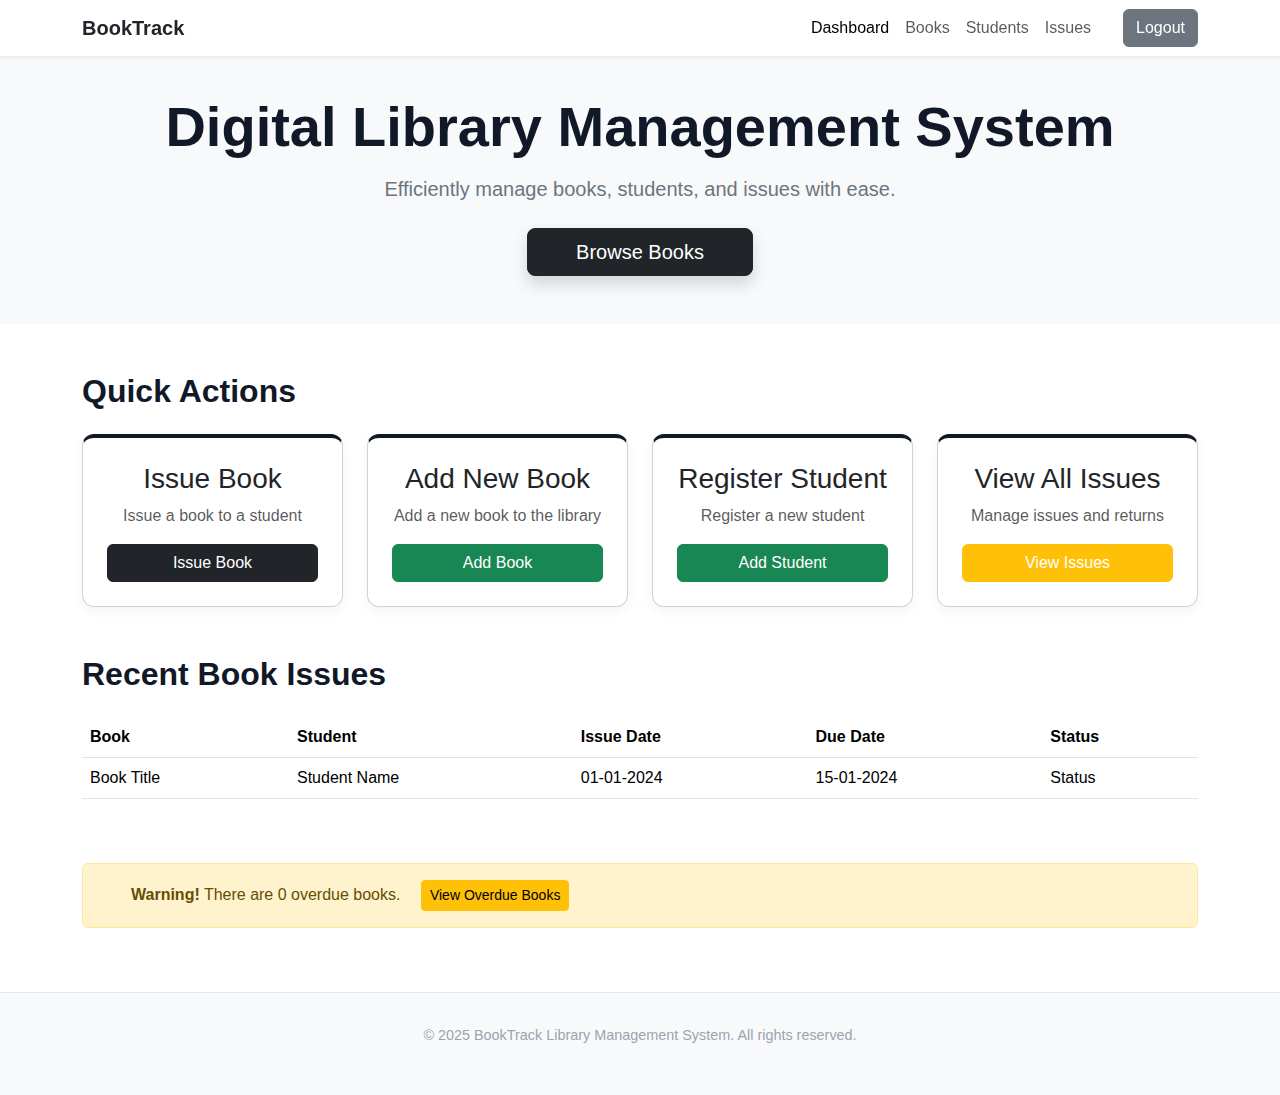
<file: src/main/resources/templates/index.html>
<!DOCTYPE html>
<html lang="en">
<head>
    <meta charset="UTF-8" />
    <meta name="viewport" content="width=device-width, initial-scale=1" />
    <title>BookTrack - Library Management System</title>

    <!-- Bootstrap 5 CSS -->
    <link href="https://cdn.jsdelivr.net/npm/bootstrap@5.3.0/dist/css/bootstrap.min.css" rel="stylesheet" />

    <!-- Custom Styles -->
    <style>
        body {
            background-color: #fff;
            color: #6b7280;
            font-family: "Segoe UI", Tahoma, Geneva, Verdana, sans-serif;
        }
        h1.hero-title {
            font-weight: 800;
            font-size: 3.5rem;
            color: #111827;
            line-height: 1.1;
        }
        h2.section-title {
            font-weight: 700;
            color: #111827;
            margin-bottom: 1.5rem;
        }
        .navbar {
            box-shadow: 0 1px 2px rgb(0 0 0 / 0.05);
        }
        .card {
            border-radius: 0.75rem;
            box-shadow: 0 4px 12px rgb(0 0 0 / 0.05);
            transition: box-shadow 0.3s ease;
        }
        .card:hover {
            box-shadow: 0 8px 24px rgb(0 0 0 / 0.1);
        }
        .stat-number {
            color: #111827;
            font-weight: 800;
            font-size: 2.5rem;
            display: block;
        }
        .stat-label {
            color: #6b7280;
            font-weight: 600;
        }
        .quick-action-card {
            cursor: pointer;
            border-top: 4px solid #111827;
            transition: box-shadow 0.3s ease, transform 0.3s ease;
        }
        .quick-action-card:hover {
            box-shadow: 0 8px 30px rgb(0 0 0 / 0.12);
            transform: translateY(-6px);
        }
        .footer {
            margin-top: 4rem;
            padding: 2rem 0;
            text-align: center;
            color: #9ca3af;
            font-size: 0.9rem;
            border-top: 1px solid #e5e7eb;
        }
    </style>
</head>
<body>

<!-- Navigation -->
<nav class="navbar navbar-expand-lg navbar-light bg-white fixed-top shadow-sm">
  <div class="container">
    <a class="navbar-brand fw-bold text-dark" href="/">BookTrack</a>
    <button class="navbar-toggler" type="button" data-bs-toggle="collapse" data-bs-target="#navbarNav" 
      aria-controls="navbarNav" aria-expanded="false" aria-label="Toggle navigation">
      <span class="navbar-toggler-icon"></span>
    </button>
    <div class="collapse navbar-collapse justify-content-end" id="navbarNav">
      <ul class="navbar-nav fs-6">
        <li class="nav-item"><a class="nav-link active" aria-current="page" href="/">Dashboard</a></li>
        <li class="nav-item"><a class="nav-link" href="/books">Books</a></li>
        <li class="nav-item"><a class="nav-link" href="/students">Students</a></li>
        <li class="nav-item"><a class="nav-link" href="/issues">Issues</a></li>
      </ul>
    </div>
    <a class="ms-md-4 btn btn-secondary" href="/auth/logout">Logout</a>
  </div>
</nav>

<!-- Hero Section -->
<header class="py-5 mt-5 bg-light">
  <div class="container text-center">
    <h1 class="hero-title mb-3">Digital Library Management System</h1>
    <p class="lead text-secondary mb-4">
      Efficiently manage books, students, and issues with ease.
    </p>
    <a href="/books" class="btn btn-dark btn-lg px-5 shadow">Browse Books</a>
  </div>
</header>

<!-- Main Content -->
<main class="container my-5">
  <!-- Dashboard Statistics -->
  <!-- <section class="mb-5">
    <h2 class="section-title">Dashboard Statistics</h2>
    <div class="row gy-4">
      <div class="col-sm-6 col-md-4 col-lg-2">
        <div class="card p-4 text-center">
          <span class="stat-number" th:text="${totalBooks ?: '0'}">0</span>
          <span class="stat-label">Total Books</span>
        </div>
      </div>
      <div class="col-sm-6 col-md-4 col-lg-2">
        <div class="card p-4 text-center">
          <span class="stat-number" th:text="${availableBooks ?: '0'}">0</span>
          <span class="stat-label">Available Books</span>
        </div>
      </div>
      <div class="col-sm-6 col-md-4 col-lg-2">
        <div class="card p-4 text-center">
          <span class="stat-number" th:text="${totalStudents ?: '0'}">0</span>
          <span class="stat-label">Registered Students</span>
        </div>
      </div>
      <div class="col-sm-6 col-md-4 col-lg-2">
        <div class="card p-4 text-center">
          <span class="stat-number" th:text="${activeIssues ?: '0'}">0</span>
          <span class="stat-label">Active Issues</span>
        </div>
      </div>
      <div class="col-sm-6 col-md-4 col-lg-2">
        <div class="card p-4 text-center">
          <span class="stat-number" th:text="${overdueBooks ?: '0'}">0</span>
          <span class="stat-label">Overdue Books</span>
        </div>
      </div>
    </div>
  </section> -->

  <!-- Quick Actions -->
  <section>
    <h2 class="section-title">Quick Actions</h2>
    <div class="row gy-4">
      <div class="col-md-6 col-lg-3">
        <div class="card quick-action-card p-4 text-center">
          <h3>Issue Book</h3>
          <p class="text-muted mb-3">Issue a book to a student</p>
          <a href="/issues/issue" class="btn btn-dark">Issue Book</a>
        </div>
      </div>
      <div class="col-md-6 col-lg-3">
        <div class="card quick-action-card p-4 text-center">
          <h3>Add New Book</h3>
          <p class="text-muted mb-3">Add a new book to the library</p>
          <a href="/books/add" class="btn btn-success">Add Book</a>
        </div>
      </div>
      <div class="col-md-6 col-lg-3">
        <div class="card quick-action-card p-4 text-center">
          <h3>Register Student</h3>
          <p class="text-muted mb-3">Register a new student</p>
          <a href="/students/add" class="btn btn-success">Add Student</a>
        </div>
      </div>
      <div class="col-md-6 col-lg-3">
        <div class="card quick-action-card p-4 text-center">
          <h3>View All Issues</h3>
          <p class="text-muted mb-3">Manage issues and returns</p>
          <a href="/issues" class="btn btn-warning text-white">View Issues</a>
        </div>
      </div>
    </div>
  </section>

  <!-- Recent Book Issues -->
  <section class="mt-5" th:if="${recentIssues != null and !recentIssues.empty}">
    <h2 class="section-title">Recent Book Issues</h2>
    <div class="table-responsive">
      <table class="table table-hover align-middle">
        <thead>
          <tr>
            <th>Book</th>
            <th>Student</th>
            <th>Issue Date</th>
            <th>Due Date</th>
            <th>Status</th>
          </tr>
        </thead>
        <tbody>
          <tr th:each="issue : ${recentIssues}">
            <td th:text="${issue.book.title}">Book Title</td>
            <td th:text="${issue.student.name}">Student Name</td>
            <td th:text="${#temporals.format(issue.issueDate, 'dd-MM-yyyy')}">01-01-2024</td>
            <td th:text="${#temporals.format(issue.dueDate, 'dd-MM-yyyy')}">15-01-2024</td>
            <td>
              <span th:class="'badge ' + 
                    (${issue.status == T(com.selfwise.model.Issue.IssueStatus).ISSUED} ? 'bg-primary' :
                    ${issue.status == T(com.selfwise.model.Issue.IssueStatus).RETURNED} ? 'bg-success' : 'bg-danger')"
                    th:text="${issue.status}">Status</span>
            </td>
          </tr>
        </tbody>
      </table>
    </div>
  </section>

  <!-- Overdue Books Alert -->
  <div class="alert alert-warning mt-5 d-flex align-items-center" role="alert" th:if="${overdueBooks != null and overdueBooks > 0}">
    <svg class="bi flex-shrink-0 me-2" width="24" height="24" role="img" aria-label="Warning:"><use xlink:href="#exclamation-triangle-fill"/></svg>
    <div>
      <strong>Warning!</strong> There are <span th:text="${overdueBooks}">0</span> overdue books.
      <a href="/issues?status=OVERDUE" class="btn btn-warning btn-sm ms-3">View Overdue Books</a>
    </div>
  </div>
</main>

<!-- Footer -->
<footer class="footer bg-light">
  <div class="container">
    <p>&copy; 2025 BookTrack Library Management System. All rights reserved.</p>
  </div>
</footer>

<!-- Bootstrap 5 JS Bundle with Popper -->
<script src="https://cdn.jsdelivr.net/npm/bootstrap@5.3.0/dist/js/bootstrap.bundle.min.js"></script>

</body>
</html>
</file>
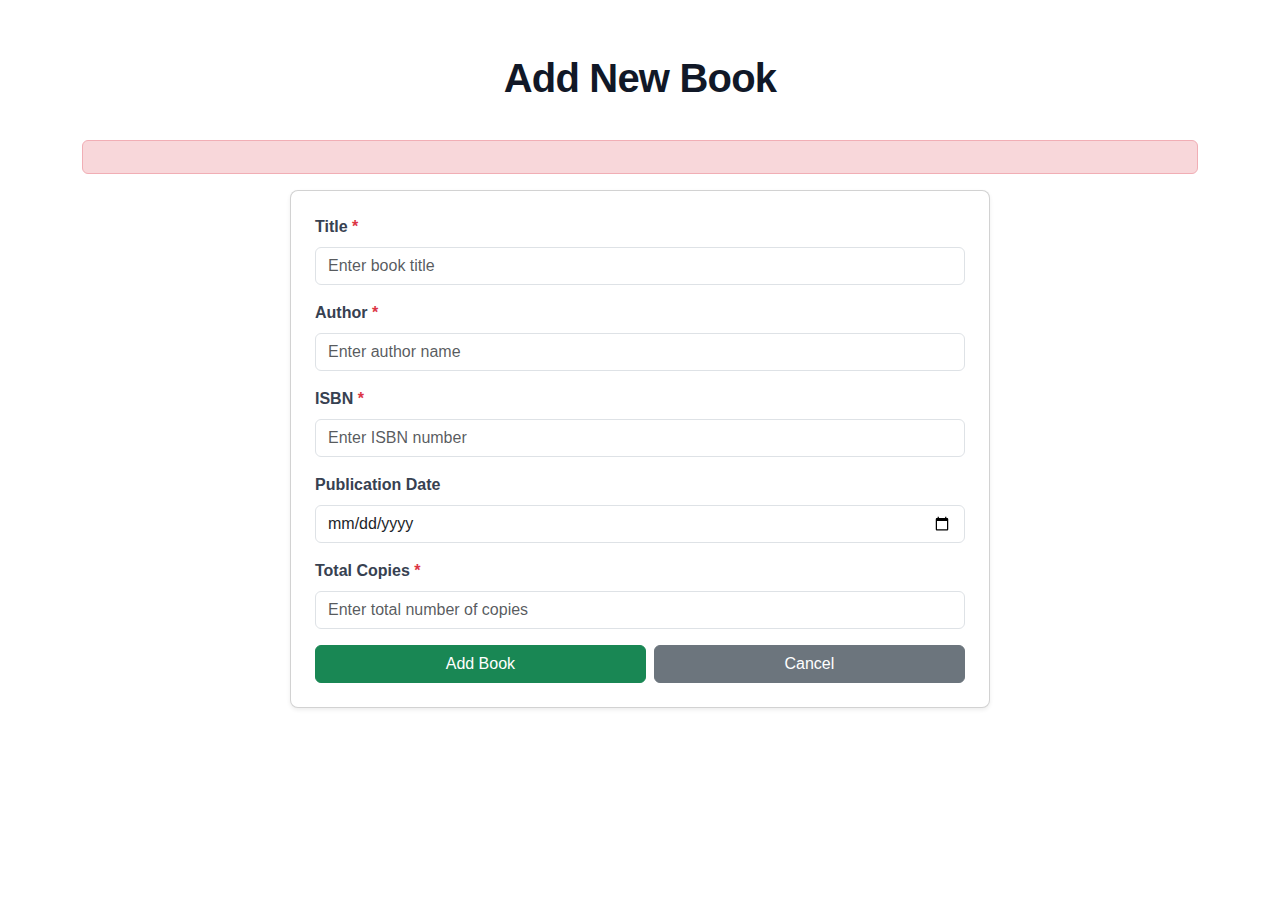
<file: src/main/resources/templates/books/add.html>
<!DOCTYPE html>
<html lang="en" xmlns:th="http://www.thymeleaf.org">
<head>
  <meta charset="UTF-8" />
  <meta name="viewport" content="width=device-width, initial-scale=1" />
  <title>Add Book - BookTack Library</title>
  <link href="https://cdn.jsdelivr.net/npm/bootstrap@5.3.0/dist/css/bootstrap.min.css" rel="stylesheet" />

  <style>
    body {
      background: #fff;
      color: #6b7280;
      font-family: "Segoe UI", Tahoma, Geneva, Verdana, sans-serif;
    }
    .header {
      padding: 3rem 1rem 2rem;
      text-align: center;
      color: #111827;
      font-weight: 700;
      font-size: 2.5rem;
      letter-spacing: -0.02em;
    }
    .form-label {
      font-weight: 600;
      color: #374151;
    }
    .form-control.is-invalid {
      border-color: #dc2626;
    }
    .invalid-feedback {
      color: #dc2626;
    }
  </style>
</head>
<body>
  <div class="container">

    <header class="header">Add New Book</header>

    <div th:if="${errorMessage}" class="alert alert-danger" role="alert" th:text="${errorMessage}"></div>

    <div class="card p-4 shadow-sm rounded-3 mx-auto" style="max-width: 700px;">
      <form th:action="@{/books/add}" th:object="${book}" method="post" novalidate>
        <div class="mb-3">
          <label for="title" class="form-label">Title <span class="text-danger">*</span></label>
          <input type="text" th:field="*{title}" class="form-control" id="title" placeholder="Enter book title" required />
          <div class="invalid-feedback" th:if="${#fields.hasErrors('title')}" th:errors="*{title}">Title error</div>
        </div>

        <div class="mb-3">
          <label for="author" class="form-label">Author <span class="text-danger">*</span></label>
          <input type="text" th:field="*{author}" class="form-control" id="author" placeholder="Enter author name" required />
          <div class="invalid-feedback" th:if="${#fields.hasErrors('author')}" th:errors="*{author}">Author error</div>
        </div>

        <div class="mb-3">
          <label for="isbn" class="form-label">ISBN <span class="text-danger">*</span></label>
          <input type="text" th:field="*{isbn}" class="form-control" id="isbn" placeholder="Enter ISBN number" required />
          <div class="invalid-feedback" th:if="${#fields.hasErrors('isbn')}" th:errors="*{isbn}">ISBN error</div>
        </div>

        <div class="mb-3">
          <label for="publicationDate" class="form-label">Publication Date</label>
          <input type="date" th:field="*{publicationDate}" class="form-control" id="publicationDate" />
          <div class="invalid-feedback" th:if="${#fields.hasErrors('publicationDate')}" th:errors="*{publicationDate}">Publication date error</div>
        </div>

        <div class="mb-3">
          <label for="totalCopies" class="form-label">Total Copies <span class="text-danger">*</span></label>
          <input type="number" min="1" th:field="*{totalCopies}" class="form-control" id="totalCopies" placeholder="Enter total number of copies" required />
          <div class="invalid-feedback" th:if="${#fields.hasErrors('totalCopies')}" th:errors="*{totalCopies}">Total copies error</div>
        </div>

        <div class="d-flex gap-2">
          <button type="submit" class="btn btn-success flex-grow-1">Add Book</button>
          <a href="/books" class="btn btn-secondary flex-grow-1">Cancel</a>
        </div>
      </form>
    </div>

  </div>
  <script src="https://cdn.jsdelivr.net/npm/bootstrap@5.3.0/dist/js/bootstrap.bundle.min.js"></script>
</body>
</html>
</file>
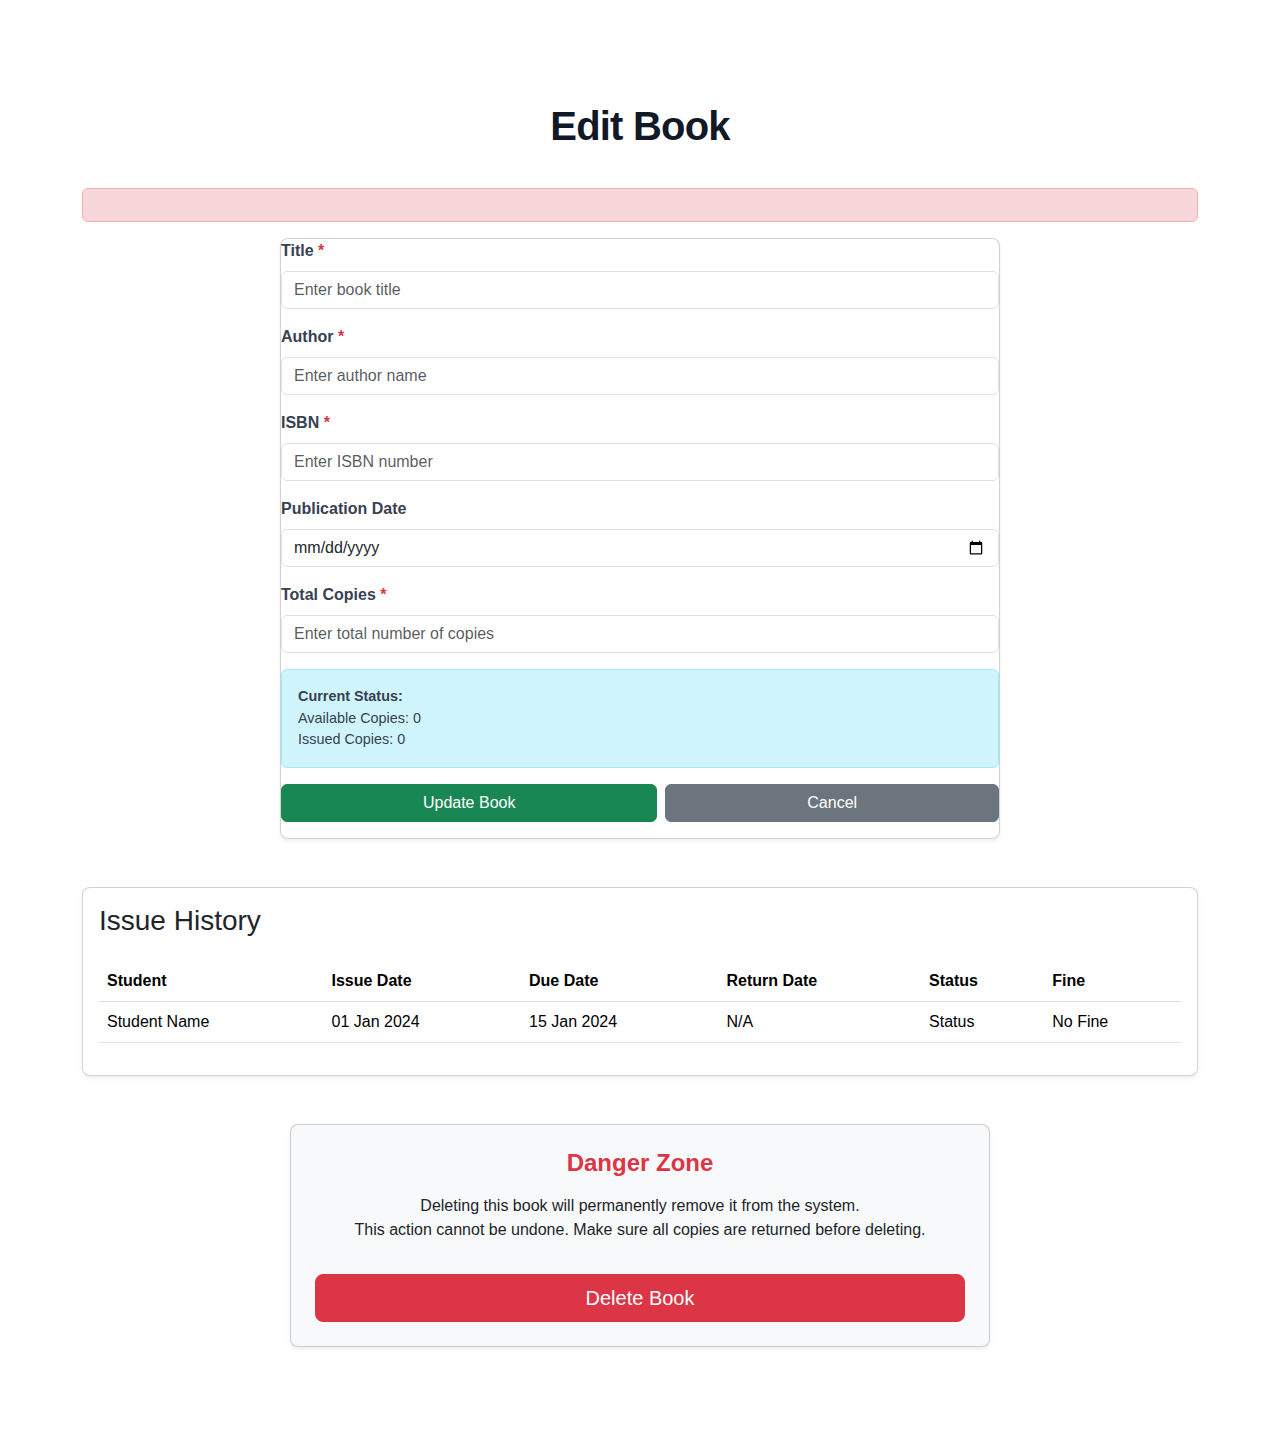
<file: src/main/resources/templates/books/edit.html>
<!DOCTYPE html>
<html lang="en" xmlns:th="http://www.thymeleaf.org">
<head>
  <meta charset="UTF-8" />
  <meta name="viewport" content="width=device-width, initial-scale=1" />
  <title>Edit Book - BookTrack Library</title>
  <link href="https://cdn.jsdelivr.net/npm/bootstrap@5.3.0/dist/css/bootstrap.min.css" rel="stylesheet" />

  <style>
    body {
      background: #fff;
      color: #6b7280;
      font-family: "Segoe UI", Tahoma, Geneva, Verdana, sans-serif;
    }
    .header {
      padding: 3rem 1rem 2rem;
      text-align: center;
      color: #111827;
      font-weight: 700;
      font-size: 2.5rem;
      letter-spacing: -0.02em;
    }
    .form-label {
      font-weight: 600;
      color: #374151;
    }
    .form-control.is-invalid {
      border-color: #dc2626;
    }
    .invalid-feedback {
      color: #dc2626;
    }
    .alert-info {
      font-size: 0.9rem;
      color: #374151;
    }
  </style>
</head>
<body>
  <div class="container py-5">

    <header class="header">Edit Book</header>

    <div th:if="${errorMessage}" class="alert alert-danger" role="alert" th:text="${errorMessage}"></div>

    <div class="card shadow-sm rounded-3 mx-auto mb-5" style="max-width: 720px;">
      <form th:action="@{/books/edit/{id}(id=${book.id})}" th:object="${book}" method="post" novalidate>
        <div class="mb-3">
          <label for="title" class="form-label">Title <span class="text-danger">*</span></label>
          <input type="text" th:field="*{title}" class="form-control" id="title" placeholder="Enter book title" required />
          <div class="invalid-feedback" th:if="${#fields.hasErrors('title')}" th:errors="*{title}">Title error</div>
        </div>

        <div class="mb-3">
          <label for="author" class="form-label">Author <span class="text-danger">*</span></label>
          <input type="text" th:field="*{author}" class="form-control" id="author" placeholder="Enter author name" required />
          <div class="invalid-feedback" th:if="${#fields.hasErrors('author')}" th:errors="*{author}">Author error</div>
        </div>

        <div class="mb-3">
          <label for="isbn" class="form-label">ISBN <span class="text-danger">*</span></label>
          <input type="text" th:field="*{isbn}" class="form-control" id="isbn" placeholder="Enter ISBN number" required />
          <div class="invalid-feedback" th:if="${#fields.hasErrors('isbn')}" th:errors="*{isbn}">ISBN error</div>
        </div>

        <div class="mb-3">
          <label for="publicationDate" class="form-label">Publication Date</label>
          <input type="date" th:field="*{publicationDate}" class="form-control" id="publicationDate" />
          <div class="invalid-feedback" th:if="${#fields.hasErrors('publicationDate')}" th:errors="*{publicationDate}">Publication date error</div>
        </div>

        <div class="mb-3">
          <label for="totalCopies" class="form-label">Total Copies <span class="text-danger">*</span></label>
          <input type="number" min="1" th:field="*{totalCopies}" class="form-control" id="totalCopies" placeholder="Enter total number of copies" required />
          <div class="invalid-feedback" th:if="${#fields.hasErrors('totalCopies')}" th:errors="*{totalCopies}">Total copies error</div>
        </div>

        <div class="alert alert-info">
          <strong>Current Status:</strong><br />
          Available Copies: <span th:text="${book.availableCopies}">0</span><br />
          Issued Copies: <span th:text="${book.totalCopies - book.availableCopies}">0</span>
        </div>

        <div class="d-flex gap-2 mb-3">
          <button type="submit" class="btn btn-success flex-grow-1">Update Book</button>
          <a href="/books" class="btn btn-secondary flex-grow-1">Cancel</a>
        </div>
      </form>
    </div>
    <div class="card shadow-sm rounded-3" th:if="${bookIssues != null and !bookIssues.empty}" style="max-width: 100%;">
      <div class="card-body">
        <h3 class="mb-4">Issue History</h3>
        <div class="table-responsive">
          <table class="table table-hover align-middle">
            <thead class="text-secondary">
              <tr>
                <th>Student</th>
                <th>Issue Date</th>
                <th>Due Date</th>
                <th>Return Date</th>
                <th>Status</th>
                <th>Fine</th>
              </tr>
            </thead>
            <tbody>
              <tr th:each="issue : ${bookIssues}">
                <td th:text="${issue.student.name}">Student Name</td>
                <td th:text="${#temporals.format(issue.issueDate, 'dd MMM yyyy')}">01 Jan 2024</td>
                <td th:text="${#temporals.format(issue.dueDate, 'dd MMM yyyy')}">15 Jan 2024</td>
                <td th:text="${issue.returnDate != null ? #temporals.format(issue.returnDate, 'dd MMM yyyy') : 'Not Returned'}">N/A</td>
                <td>
                  <span th:class="'badge text-uppercase ' + 
                    (issue.status == T(com.selfwise.model.Issue.IssueStatus).ISSUED ? 'bg-primary' : 
                     (issue.status == T(com.selfwise.model.Issue.IssueStatus).RETURNED ? 'bg-success' : 'bg-danger'))"
                    th:text="${issue.status}">Status</span>
                </td>
                <td th:text="${issue.fineAmount > 0 ? '₹' + issue.fineAmount : 'No Fine'}">No Fine</td>
              </tr>
            </tbody>
          </table>
        </div>
      </div>
    </div>
    <section class="mt-5 text-center" style="max-width: 700px; margin: 3rem auto;">
      <div class="card bg-light p-4 rounded-3 shadow-sm">
        <h4 class="text-danger fw-bold mb-3">Danger Zone</h4>
        <p>Deleting this book will permanently remove it from the system.<br />This action cannot be undone. Make sure all copies are returned before deleting.</p>
        <form th:action="@{/books/delete/{id}(id=${book.id})}" method="post" onsubmit="return confirm('Are you sure you want to delete this book? This action cannot be undone!')">
          <button type="submit" class="btn btn-danger btn-lg w-100 mt-3">Delete Book</button>
        </form>
      </div>
    </section>

  </div>
  <script src="https://cdn.jsdelivr.net/npm/bootstrap@5.3.0/dist/js/bootstrap.bundle.min.js"></script>
</body>
</html>
</file>
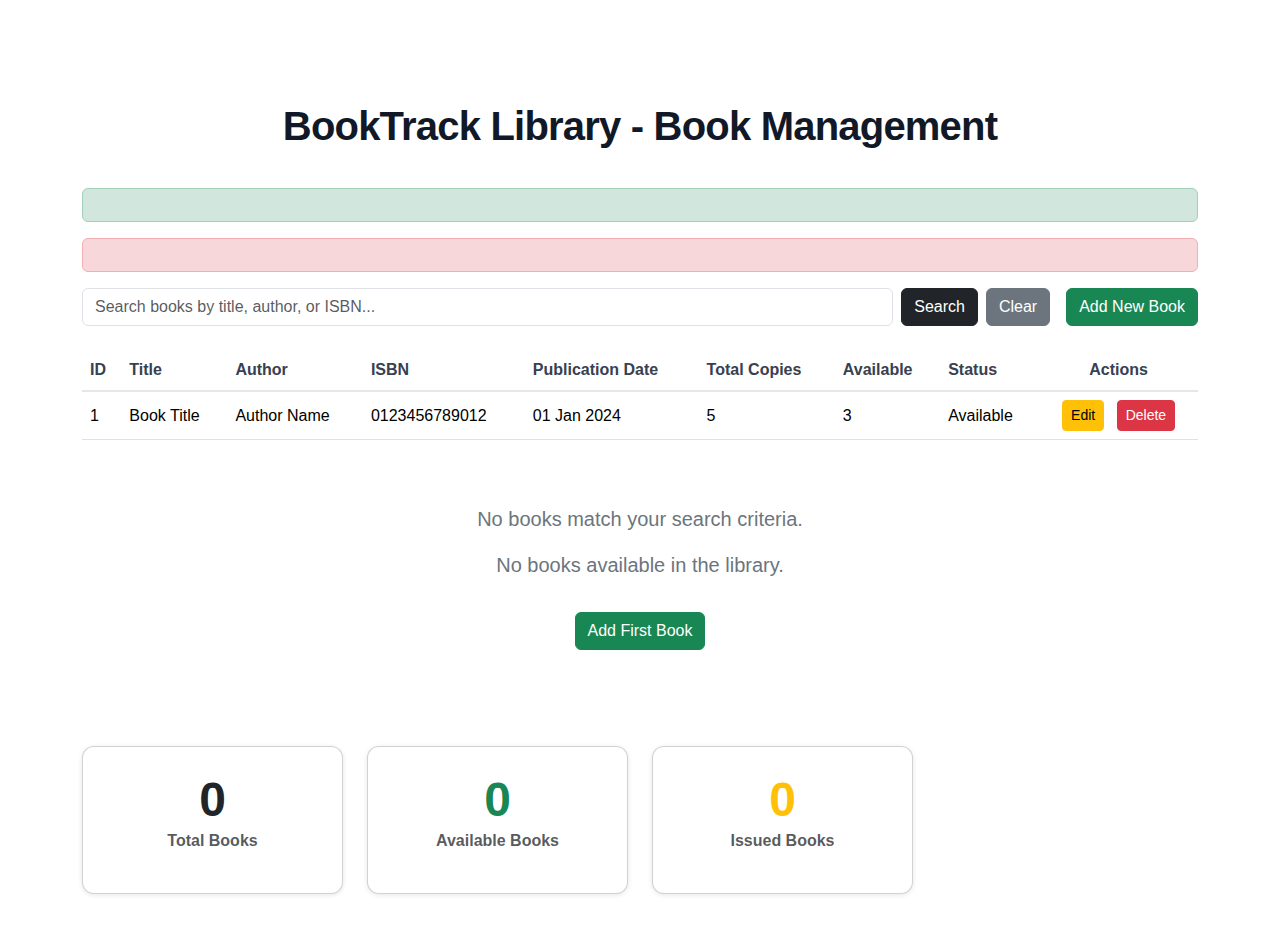
<file: src/main/resources/templates/books/list.html>
<!DOCTYPE html>
<html lang="en" xmlns:th="http://www.thymeleaf.org">
<head>
  <meta charset="UTF-8" />
  <meta name="viewport" content="width=device-width, initial-scale=1" />
  <title>Books - BookTrack Library</title>
  <link href="https://cdn.jsdelivr.net/npm/bootstrap@5.3.0/dist/css/bootstrap.min.css" rel="stylesheet" />
  <style>
    body {
      background: #fff;
      color: #6b7280;
      font-family: "Segoe UI", Tahoma, Geneva, Verdana, sans-serif;
    }
    .header {
      padding: 3rem 1rem 2rem;
      text-align: center;
      color: #111827;
      font-weight: 700;
      font-size: 2.5rem;
      letter-spacing: -0.02em;
    }
    .card {
      border-radius: 0.75rem;
      box-shadow: 0 1px 5px rgb(0 0 0 / 0.1);
    }
    .card-header {
      background: none;
      border-bottom: none;
      font-weight: 700;
      font-size: 1.4rem;
      color: #111827;
      padding: 1.25rem 1.5rem;
    }
    .table thead th {
      border-bottom: 2px solid #e5e7eb;
      font-weight: 600;
      color: #374151;
    }
    .table tbody tr:hover {
      background: #f9fafb;
      transform: translateY(-2px);
      transition: 0.2s ease;
      cursor: pointer;
    }
    .badge-available {
      background-color: #d1fae5;
      color: #065f46;
      font-weight: 600;
      text-transform: uppercase;
      border-radius: 20px;
      padding: 0.4em 0.9em;
      font-size: 0.75rem;
    }
    .badge-unavailable {
      background-color: #fee2e2;
      color: #991b1b;
      font-weight: 600;
      text-transform: uppercase;
      border-radius: 20px;
      padding: 0.4em 0.9em;
      font-size: 0.75rem;
    }
  </style>
</head>
<body>
  <div class="container py-5">
    <header class="header">BookTrack Library - Book Management</header>
    <div th:if="${successMessage}" class="alert alert-success" role="alert" th:text="${successMessage}"></div>
    <div th:if="${errorMessage}" class="alert alert-danger" role="alert" th:text="${errorMessage}"></div>
    <div class="d-flex flex-wrap align-items-center justify-content-between mb-4 gap-3">
      <form th:action="@{/books}" method="get" class="d-flex flex-grow-1 gap-2" role="search" aria-label="Search Books">
        <input
          type="search"
          name="search"
          th:value="${search}"
          class="form-control"
          placeholder="Search books by title, author, or ISBN..."
          aria-label="Search books"
          required
          minlength="3"
        />
        <button type="submit" class="btn btn-dark">Search</button>
        <a th:if="${search}" href="/books" class="btn btn-secondary">Clear</a>
      </form>
      <a href="/books/add" class="btn btn-success flex-shrink-0">Add New Book</a>
    </div>

    <div th:if="${books != null and !books.empty}" class="table-responsive">
      <table class="table align-middle table-hover">
        <thead class="text-secondary">
          <tr>
            <th>ID</th>
            <th>Title</th>
            <th>Author</th>
            <th>ISBN</th>
            <th>Publication Date</th>
            <th>Total Copies</th>
            <th>Available</th>
            <th>Status</th>
            <th class="text-center">Actions</th>
          </tr>
        </thead>
        <tbody>
          <tr th:each="book : ${books}">
            <td th:text="${book.id}">1</td>
            <td th:text="${book.title}">Book Title</td>
            <td th:text="${book.author}">Author Name</td>
            <td th:text="${book.isbn}">0123456789012</td>
            <td th:text="${book.publicationDate != null ? #temporals.format(book.publicationDate, 'dd MMM yyyy') : 'N/A'}">01 Jan 2024</td>
            <td th:text="${book.totalCopies}">5</td>
            <td th:text="${book.availableCopies}">3</td>
            <td>
              <span th:class="${book.availableCopies > 0 ? 'badge-available' : 'badge-unavailable'}"
                th:text="${book.availableCopies > 0 ? 'Available' : 'Not Available'}"
              >Available</span>
            </td>
            <td class="text-center align-middle">
              <a th:href="@{/books/edit/{id}(id=${book.id})}" class="btn btn-warning btn-sm me-2" aria-label="Edit Book">Edit</a>
              <form th:action="@{/books/delete/{id}(id=${book.id})}" method="post" class="d-inline" 
                onsubmit="return confirm('Are you sure you want to delete this book?')">
                <button type="submit" class="btn btn-danger btn-sm" aria-label="Delete Book">Delete</button>
              </form>
            </td>
          </tr>
        </tbody>
      </table>
    </div>

    <div th:if="${books == null or books.empty}" class="text-center py-5 text-secondary fs-5">
      <p th:if="${search}">No books match your search criteria.</p>
      <p th:unless="${search}">No books available in the library.</p>
      <a href="/books/add" class="btn btn-success mt-3">Add First Book</a>
    </div>

    <section class="mt-5">
      <div class="row g-4">
        <div class="col-sm-6 col-md-4 col-lg-3">
          <div class="card p-4 text-center">
            <span class="display-5 fw-bold text-dark" th:text="${books != null ? books.size() : 0}">0</span>
            <p class="text-muted fw-semibold">Total Books</p>
          </div>
        </div>
        <div class="col-sm-6 col-md-4 col-lg-3">
          <div class="card p-4 text-center">
            <span class="display-5 fw-bold text-success" th:text="${availableCount ?: 0}">0</span>
            <p class="text-muted fw-semibold">Available Books</p>
          </div>
        </div>
        <div class="col-sm-6 col-md-4 col-lg-3">
          <div class="card p-4 text-center">
            <span class="display-5 fw-bold text-warning" th:text="${issuedCount ?: 0}">0</span>
            <p class="text-muted fw-semibold">Issued Books</p>
          </div>
        </div>
      </div>
    </section>

  </div>
  <script src="https://cdn.jsdelivr.net/npm/bootstrap@5.3.0/dist/js/bootstrap.bundle.min.js"></script>
</body>
</html>
</file>
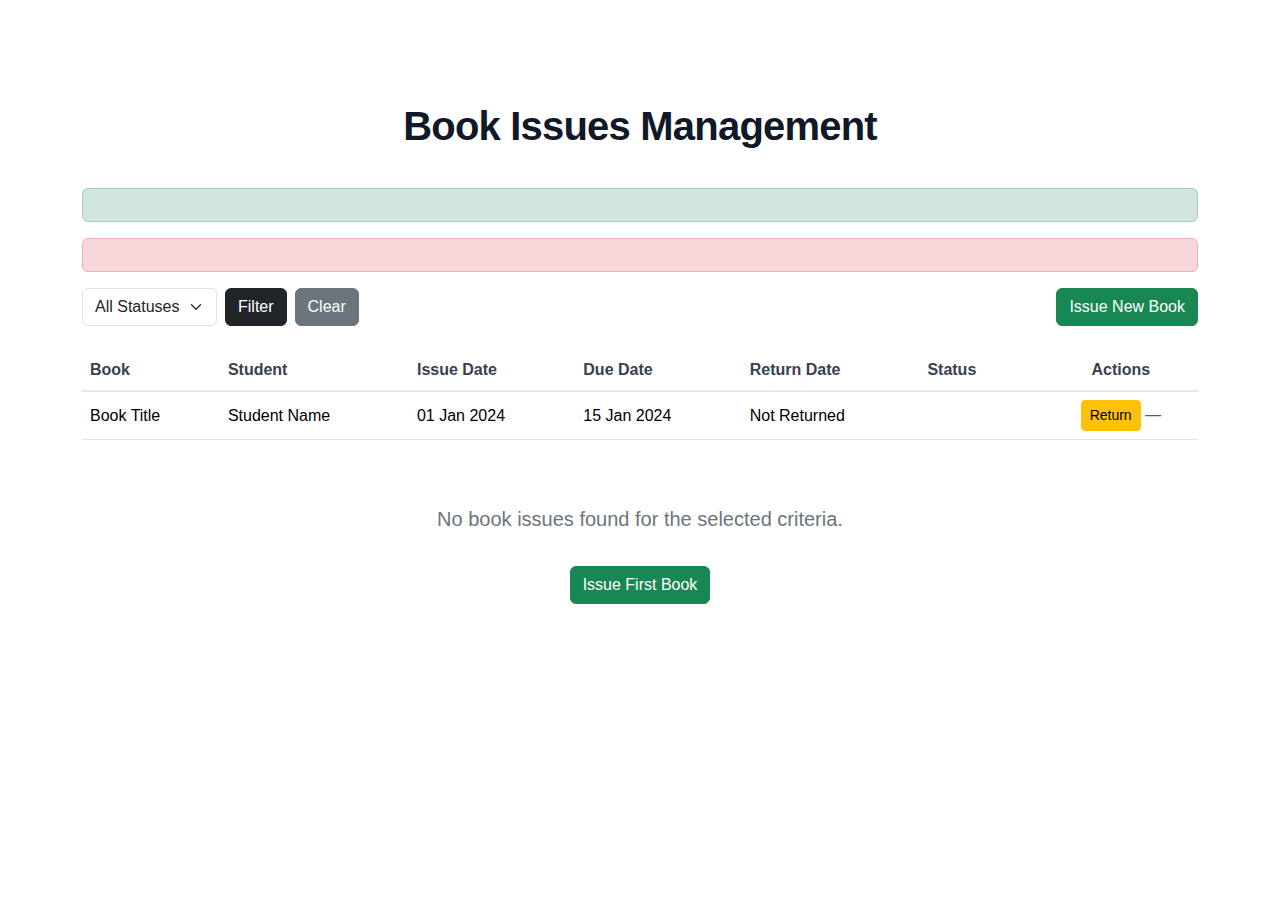
<file: src/main/resources/templates/issues/list.html>
<!DOCTYPE html>
<html lang="en" xmlns:th="http://www.thymeleaf.org">

<head>
  <meta charset="UTF-8" />
  <meta name="viewport" content="width=device-width, initial-scale=1" />
  <title>Book Issues - BookTrack Library</title>
  <link href="https://cdn.jsdelivr.net/npm/bootstrap@5.3.0/dist/css/bootstrap.min.css" rel="stylesheet" />
  <style>
    body {
      background: #fff;
      color: #6b7280;
      font-family: "Segoe UI", Tahoma, Geneva, Verdana, sans-serif;
    }

    .header {
      padding: 3rem 1rem 2rem;
      text-align: center;
      color: #111827;
      font-weight: 700;
      font-size: 2.5rem;
      letter-spacing: -0.02em;
    }

    .card {
      border-radius: 0.75rem;
      box-shadow: 0 1px 5px rgb(0 0 0 / 0.1);
    }

    .table thead th {
      border-bottom: 2px solid #e5e7eb;
      font-weight: 600;
      color: #374151;
    }

    .table tbody tr:hover {
      background: #f9fafb;
      transform: translateY(-2px);
      transition: 0.2s ease;
      cursor: pointer;
    }

    .badge-status {
      text-transform: uppercase;
      font-weight: 700;
    }

    .bg-ISSUED {
      background-color: #dbf4ff;
      color: #164e63;
    }

    .bg-RETURNED {
      background-color: #d1fae5;
      color: #065f46;
    }

    .bg-OVERDUE {
      background-color: #fee2e2;
      color: #991b1b;
    }
  </style>
</head>

<body>
  <div class="container py-5">
    <header class="header">Book Issues Management</header>

    <div th:if="${successMessage}" class="alert alert-success" role="alert" th:text="${successMessage}"></div>
    <div th:if="${errorMessage}" class="alert alert-danger" role="alert" th:text="${errorMessage}"></div>

    <div class="d-flex flex-wrap align-items-center justify-content-between mb-4 gap-3">
      <form th:action="@{/issues}" method="get" class="d-flex gap-2 align-items-center" role="search"
        aria-label="Filter Issues">
        <select name="status" class="form-select" aria-label="Filter by Issue Status">
          <option th:value="''" th:selected="${filterStatus == null or filterStatus.isEmpty()}">All Statuses</option>
          <option th:value="ISSUED" th:selected="${filterStatus == 'ISSUED'}">Issued</option>
          <option th:value="RETURNED" th:selected="${filterStatus == 'RETURNED'}">Returned</option>
          <option th:value="OVERDUE" th:selected="${filterStatus == 'OVERDUE'}">Overdue</option>
        </select>
        <button type="submit" class="btn btn-dark">Filter</button>
        <a th:if="${filterStatus}" href="/issues" class="btn btn-secondary">Clear</a>
      </form>
      <a href="/issues/issue" class="btn btn-success flex-shrink-0">Issue New Book</a>
    </div>

    <div th:if="${issues != null and !issues.isEmpty()}" class="table-responsive">
      <table class="table align-middle table-hover">
        <thead class="text-secondary">
          <tr>
            <th>Book</th>
            <th>Student</th>
            <th>Issue Date</th>
            <th>Due Date</th>
            <th>Return Date</th>
            <th>Status</th>
            <th class="text-center">Actions</th>
          </tr>
        </thead>
        <tbody>
          <tr th:each="issue : ${issues}">
            <td th:text="${issue.book.title}">Book Title</td>
            <td th:text="${issue.student.name}">Student Name</td>
            <td th:text="${#temporals.format(issue.issueDate, 'dd MMM yyyy')}">01 Jan 2024</td>
            <td th:text="${#temporals.format(issue.dueDate, 'dd MMM yyyy')}">15 Jan 2024</td>
            <td
              th:text="${issue.returnDate != null ? #temporals.format(issue.returnDate, 'dd MMM yyyy') : 'Not Returned'}">
              Not Returned</td>
            <td>
              <span class="badge badge-status" th:text="${issue.status}"
                th:classappend="' bg-' + ${issue.status}">Status</span>
            </td>
            <td class="text-center align-middle">
              <a th:if="${issue.status.name() == 'ISSUED'}" th:href="@{/issues/return/{id}(id=${issue.id})}"
                class="btn btn-warning btn-sm" aria-label="Return Book">Return</a>
              <span th:if="${issue.status.name() != 'ISSUED'}" class="text-muted">—</span>
            </td>
          </tr>
        </tbody>
      </table>
    </div>

    <div th:if="${issues == null or issues.isEmpty()}" class="text-center py-5 text-secondary fs-5">
      <p>No book issues found for the selected criteria.</p>
      <a href="/issues/issue" class="btn btn-success mt-3">Issue First Book</a>
    </div>
  </div>
  <script src="https://cdn.jsdelivr.net/npm/bootstrap@5.3.0/dist/js/bootstrap.bundle.min.js"></script>
</body>

</html>
</file>
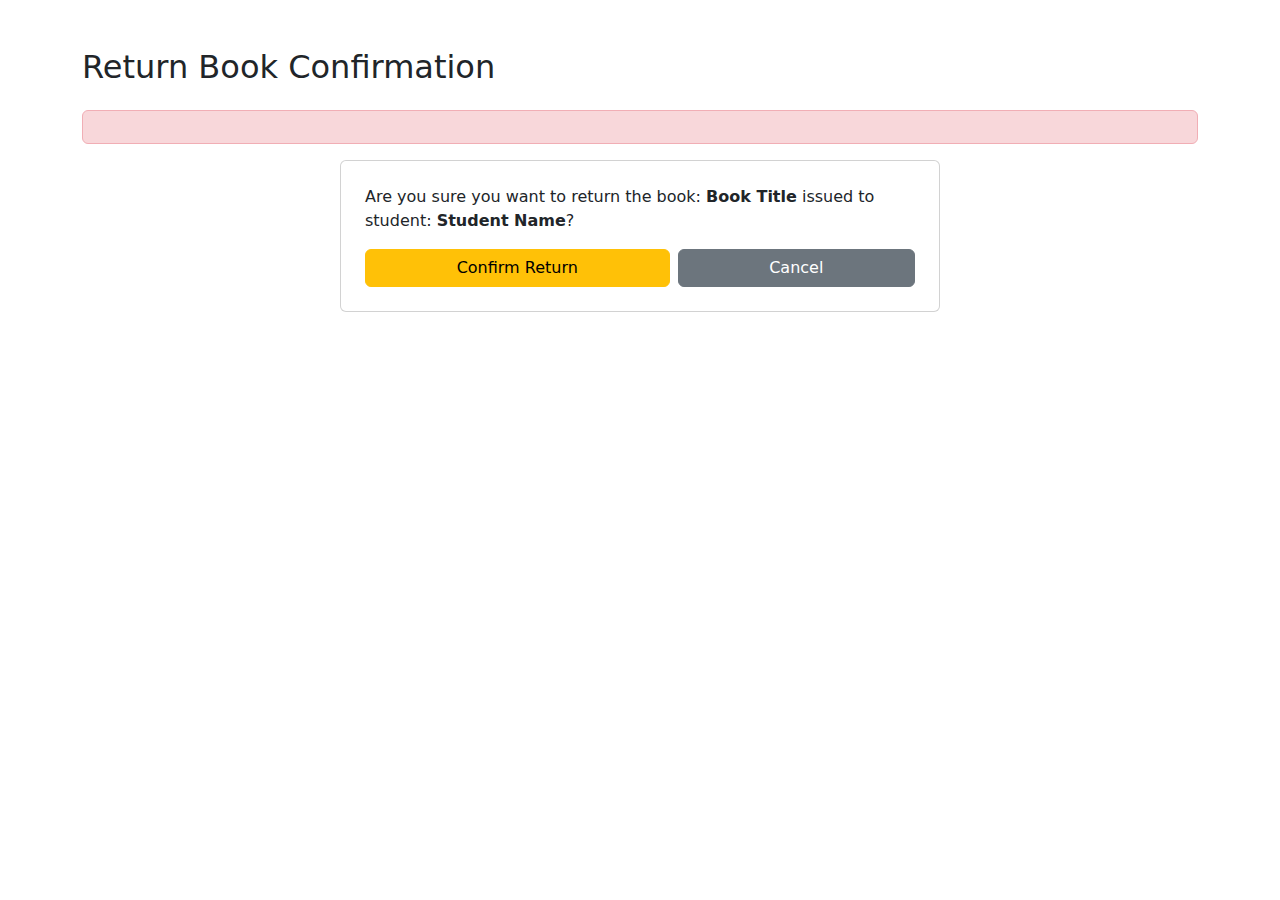
<file: src/main/resources/templates/issues/return.html>
<!DOCTYPE html>
<html lang="en" xmlns:th="http://www.thymeleaf.org">
<head>
  <meta charset="UTF-8" />
  <meta name="viewport" content="width=device-width, initial-scale=1" />
  <title>Return Book - BookTrack Library</title>
  <link href="https://cdn.jsdelivr.net/npm/bootstrap@5.3.0/dist/css/bootstrap.min.css" rel="stylesheet" />
</head>
<body>
  <div class="container py-5">
    <header class="mb-4">
      <h2>Return Book Confirmation</h2>
    </header>

    <!-- Display flash error message (redirected scenario) -->
    <div th:if="${errorMessage}" class="alert alert-danger" th:text="${errorMessage}"></div>

    <!-- Display confirmation form if 'issue' is present -->
    <div th:if="${issue != null}" class="card p-4 mx-auto" style="max-width: 600px;">
      <p>
        Are you sure you want to return the book:
        <strong th:text="${issue.book.title}">Book Title</strong>
        issued to student:
        <strong th:text="${issue.student.name}">Student Name</strong>?
      </p>

      <form th:action="@{/issues/return/{id}(id=${issue.id})}" method="post">
        <div class="d-flex gap-2">
          <button type="submit" class="btn btn-warning flex-grow-1">Confirm Return</button>
          <a href="/issues" class="btn btn-secondary flex-grow-1">Cancel</a>
        </div>
      </form>
    </div>
  </div>
  <script src="https://cdn.jsdelivr.net/npm/bootstrap@5.3.0/dist/js/bootstrap.bundle.min.js"></script>
</body>
</html>
</file>
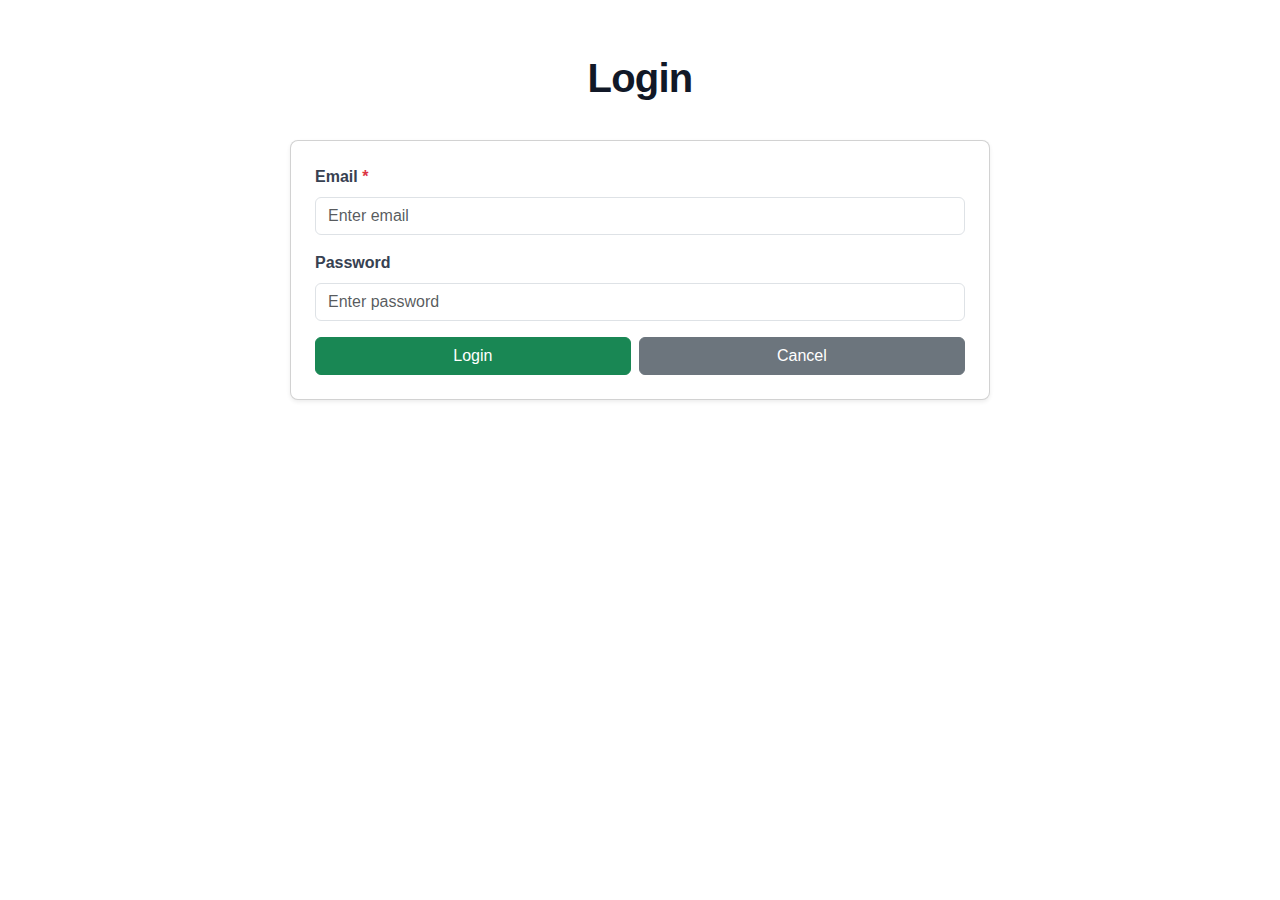
<file: src/main/resources/templates/registration/admin_login.html>
<!DOCTYPE html>
<html lang="en" xmlns:th="http://www.thymeleaf.org">

<head>
    <meta charset="UTF-8" />
    <meta name="viewport" content="width=device-width, initial-scale=1" />
    <title>Login Admin - BookTrack Library</title>
    <link href="https://cdn.jsdelivr.net/npm/bootstrap@5.3.0/dist/css/bootstrap.min.css" rel="stylesheet" />
    <style>
        body {
            background: #fff;
            color: #6b7280;
            font-family: "Segoe UI", Tahoma, Geneva, Verdana, sans-serif;
        }

        .header {
            padding: 3rem 1rem 2rem;
            text-align: center;
            color: #111827;
            font-weight: 700;
            font-size: 2.5rem;
            letter-spacing: -0.02em;
        }

        .form-label {
            font-weight: 600;
            color: #374151;
        }

        .form-control.is-invalid {
            border-color: #dc2626;
        }

        .invalid-feedback {
            color: #dc2626;
        }
    </style>
</head>

<body>
<div class="container">
    <header class="header">Login</header>

    <div class="card p-4 shadow-sm rounded-3 mx-auto" style="max-width: 700px">
        <form th:action="@{/auth/login}" method="post">

            <div class="mb-3">
                <label for="username" class="form-label">Email <span class="text-danger">*</span></label>
                <input type="email" class="form-control" id="username" name="username" placeholder="Enter email" required />
            </div>

            <div class="mb-3">
                <label for="password" class="form-label">Password</label>
                <input type="password" class="form-control" id="password" name="password" placeholder="Enter password" />
            </div>

            <div class="d-flex gap-2">
                <button type="submit" class="btn btn-success flex-grow-1">
                    Login
                </button>
                <a href="/auth/register" class="btn btn-secondary flex-grow-1">Cancel</a>
            </div>
        </form>
    </div>
</div>
<script src="https://cdn.jsdelivr.net/npm/bootstrap@5.3.0/dist/js/bootstrap.bundle.min.js"></script>
<!--<script src="/script.js"></script>-->
</body>

</html>
</file>
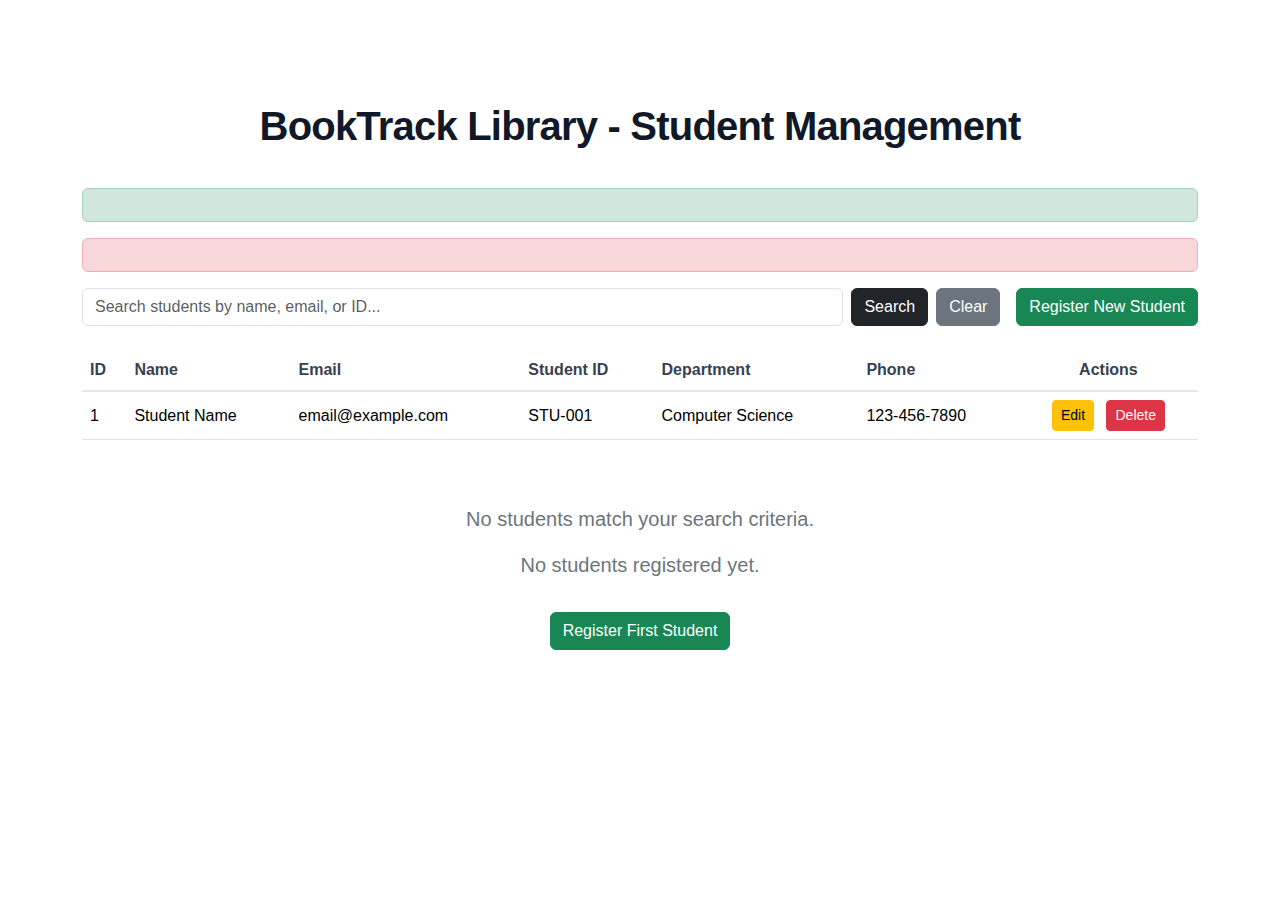
<file: src/main/resources/templates/students/list.html>
<!DOCTYPE html>
<html lang="en" xmlns:th="http://www.thymeleaf.org">
<head>
  <meta charset="UTF-8" />
  <meta name="viewport" content="width=device-width, initial-scale=1" />
  <title>Students - BookTrack Library</title>
  <link
    href="https://cdn.jsdelivr.net/npm/bootstrap@5.3.0/dist/css/bootstrap.min.css"
    rel="stylesheet"
  />
  <style>
    body {
      background: #fff;
      color: #6b7280;
      font-family: "Segoe UI", Tahoma, Geneva, Verdana, sans-serif;
    }
    .header {
      padding: 3rem 1rem 2rem;
      text-align: center;
      color: #111827;
      font-weight: 700;
      font-size: 2.5rem;
      letter-spacing: -0.02em;
    }
    .card {
      border-radius: 0.75rem;
      box-shadow: 0 1px 5px rgb(0 0 0 / 0.1);
    }
    .table thead th {
      border-bottom: 2px solid #e5e7eb;
      font-weight: 600;
      color: #374151;
    }
    .table tbody tr:hover {
      background: #f9fafb;
      transform: translateY(-2px);
      transition: 0.2s ease;
      cursor: pointer;
    }
  </style>
</head>
<body>
  <div class="container py-5">
    <header class="header">BookTrack Library - Student Management</header>

    <div
      th:if="${successMessage}"
      class="alert alert-success"
      role="alert"
      th:text="${successMessage}"
    ></div>
    <div
      th:if="${errorMessage}"
      class="alert alert-danger"
      role="alert"
      th:text="${errorMessage}"
    ></div>

    <div class="d-flex flex-wrap align-items-center justify-content-between mb-4 gap-3">
      <form
        th:action="@{/students}"
        method="get"
        class="d-flex flex-grow-1 gap-2"
        role="search"
        aria-label="Search Students"
      >
        <input
          type="search"
          name="search"
          th:value="${search}"
          class="form-control"
          placeholder="Search students by name, email, or ID..."
          aria-label="Search students"
          required
          minlength="3"
        />
        <button type="submit" class="btn btn-dark">Search</button>
        <a th:if="${search}" href="/students" class="btn btn-secondary">Clear</a>
      </form>
      <a href="/students/add" class="btn btn-success flex-shrink-0">
        Register New Student
      </a>
    </div>

    <div th:if="${students != null and !students.empty}" class="table-responsive">
      <table class="table align-middle table-hover">
        <thead class="text-secondary">
          <tr>
            <th>ID</th>
            <th>Name</th>
            <th>Email</th>
            <th>Student ID</th>
            <th>Department</th>
            <th>Phone</th>
            <th class="text-center">Actions</th>
          </tr>
        </thead>
        <tbody>
          <tr th:each="student : ${students}">
            <td th:text="${student.id}">1</td>
            <td th:text="${student.name}">Student Name</td>
            <td th:text="${student.email}">email@example.com</td>
            <td th:text="${student.studentId}">STU-001</td>
            <td th:text="${student.department}">Computer Science</td>
            <td th:text="${student.phone}">123-456-7890</td>
            <td class="text-center align-middle">
              <a
                th:href="@{/students/edit/{id}(id=${student.id})}"
                class="btn btn-warning btn-sm me-2"
                aria-label="Edit Student"
                >Edit</a
              >
              <form
                th:action="@{/students/delete/{id}(id=${student.id})}"
                method="post"
                class="d-inline"
                onsubmit="return confirm('Are you sure you want to delete this student?')"
              >
                <button
                  type="submit"
                  class="btn btn-danger btn-sm"
                  aria-label="Delete Student"
                >
                  Delete
                </button>
              </form>
            </td>
          </tr>
        </tbody>
      </table>
    </div>

    <div
      th:if="${students == null or students.empty}"
      class="text-center py-5 text-secondary fs-5"
    >
      <p th:if="${search}">No students match your search criteria.</p>
      <p th:unless="${search}">No students registered yet.</p>
      <a href="/students/add" class="btn btn-success mt-3">Register First Student</a>
    </div>
  </div>
  <script src="https://cdn.jsdelivr.net/npm/bootstrap@5.3.0/dist/js/bootstrap.bundle.min.js"></script>
</body>
</html>
</file>
